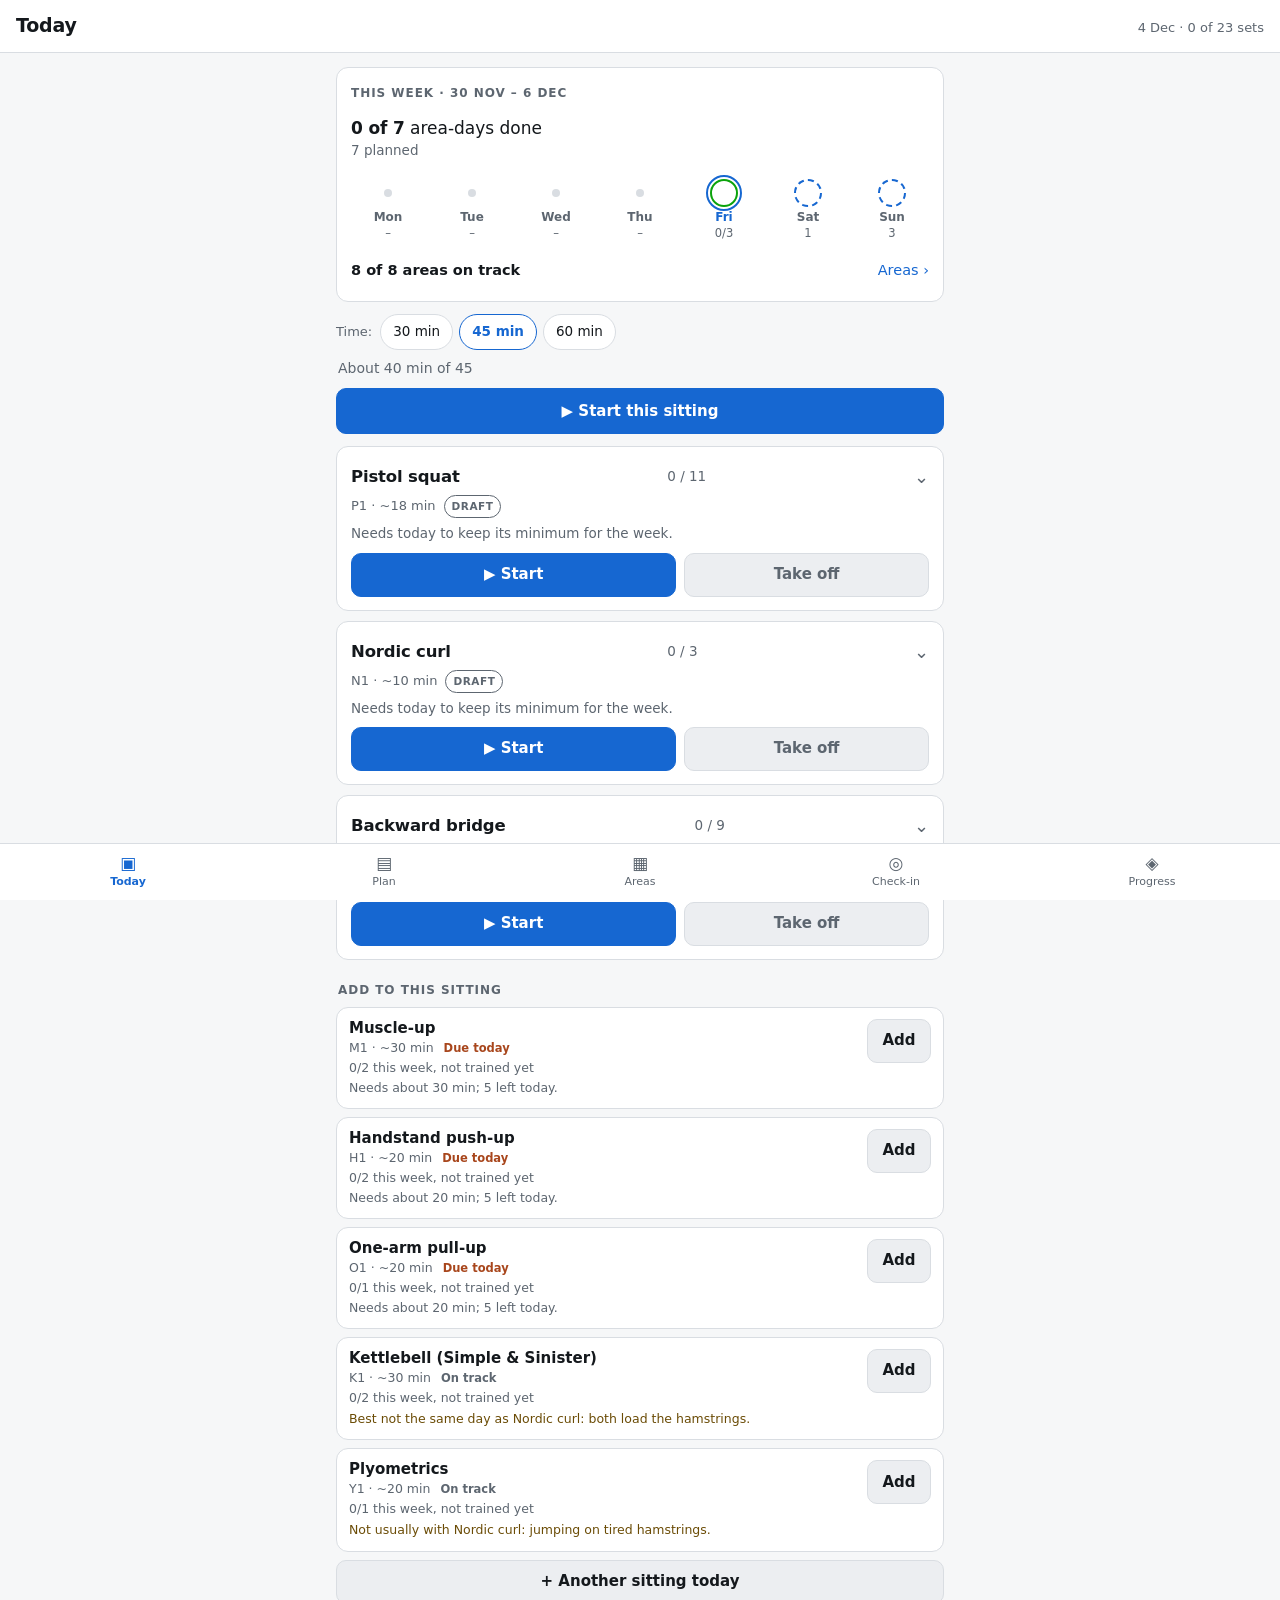
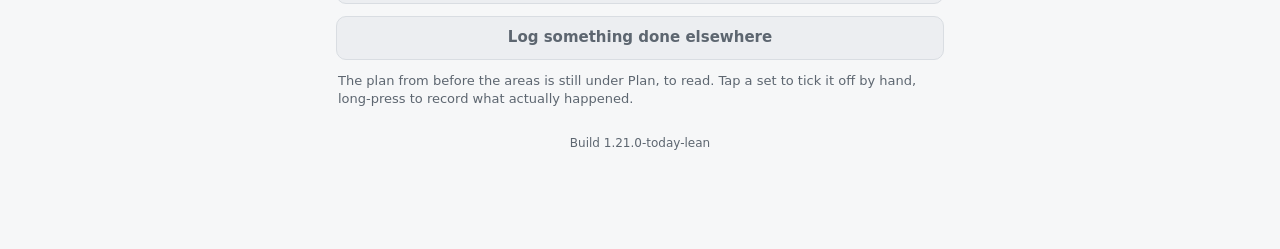
<file: index.html>
<!doctype html>
<html lang="en">
<head>
<meta charset="utf-8">
<meta name="viewport" content="width=device-width, initial-scale=1, viewport-fit=cover">
<title>The Integrated Plan</title>
<meta name="description" content="14-week training block — plan browser and log.">
<meta name="theme-color" content="#111417">
<link rel="manifest" href="manifest.webmanifest">
<link rel="icon" href="icons/icon-192.png">
<link rel="apple-touch-icon" href="icons/icon-192.png">
<link rel="stylesheet" href="style.css">
</head>
<body>

<header class="appbar">
  <h1 id="appbar-title">Plan</h1>
  <span id="appbar-sub" class="appbar-sub"></span>
</header>

<main id="view" class="view" tabindex="-1">
  <p class="loading">Loading plan…</p>
</main>

<nav class="tabbar" aria-label="Main">
  <a href="#/today"    data-tab="today"><span class="tab-ico">▣</span>Today</a>
  <a href="#/plan"     data-tab="plan"><span class="tab-ico">▤</span>Plan</a>
  <a href="#/areas"    data-tab="areas"><span class="tab-ico">▦</span>Areas</a>
  <a href="#/checkin"  data-tab="checkin"><span class="tab-ico">◎</span>Check-in</a>
  <a href="#/progress" data-tab="progress"><span class="tab-ico">◈</span>Progress</a>
</nav>

<script src="app.js"></script>
</body>
</html>
</file>
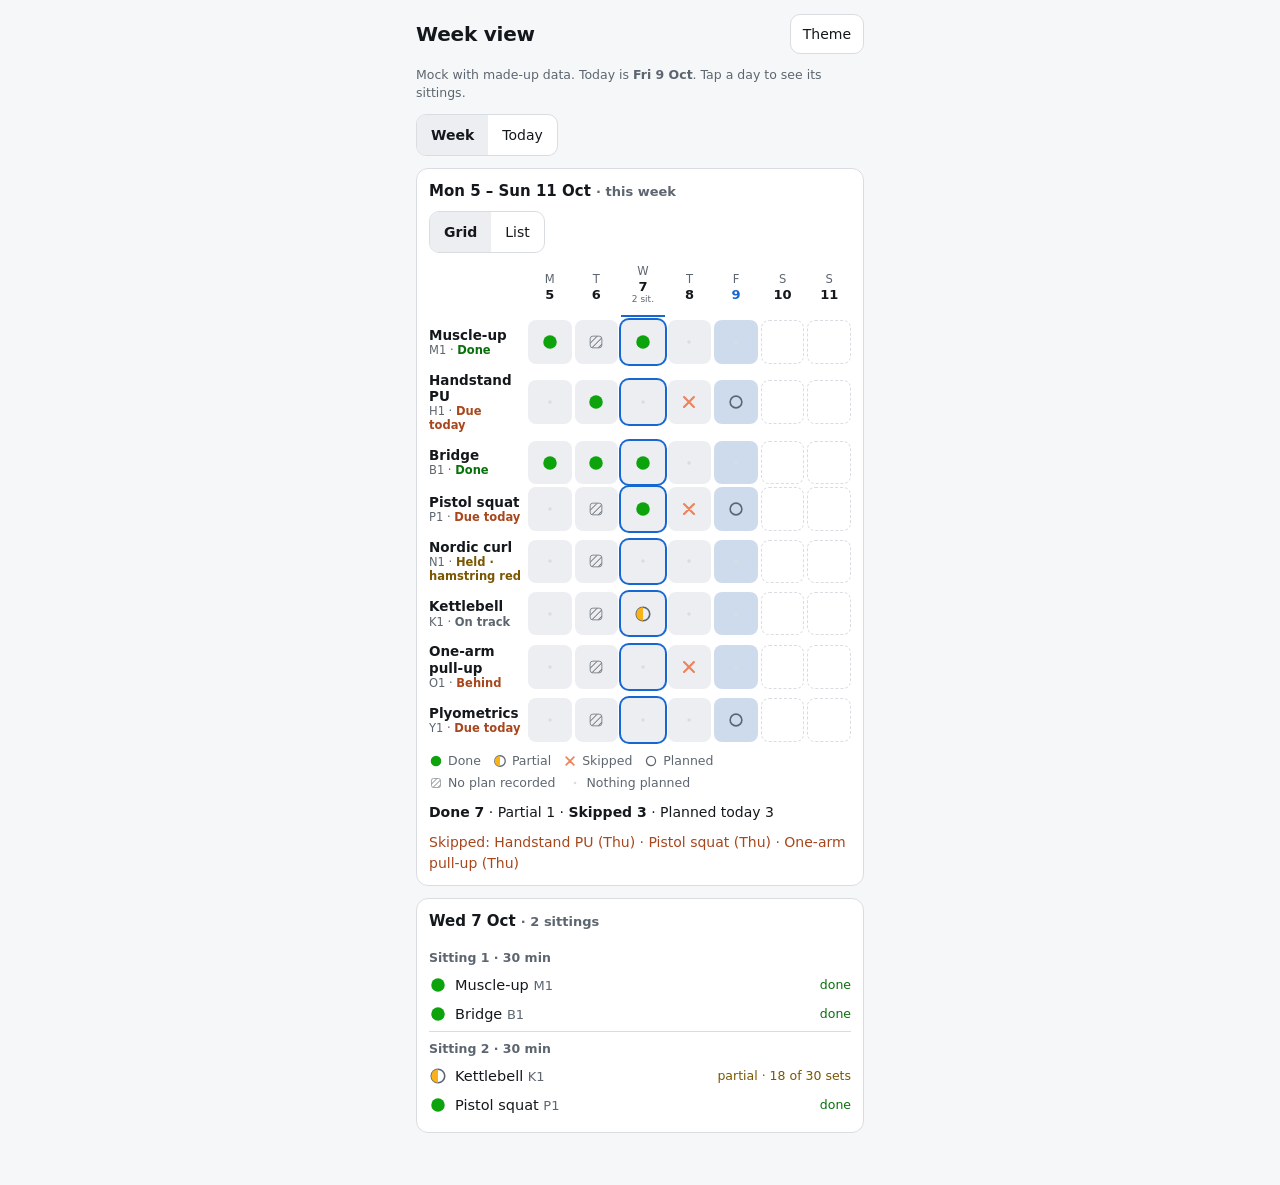
<file: prototype/week-mock.html>
<!doctype html>
<html lang="en">
<head>
<meta charset="utf-8">
<meta name="viewport" content="width=device-width, initial-scale=1, viewport-fit=cover">
<title>Week view mock</title>
<style>
/* MOCK ONLY — illustrative data, not wired to the app. Tokens come from style.css;
   the status colours are the validated "good / warning / serious" steps. State is
   carried by SHAPE (disc, half disc, cross, ring, hatch) as well as colour. */
:root {
  --bg: #f6f7f8; --surface: #ffffff; --surface-2: #eceef1; --line: #d9dde2;
  --text: #14181c; --muted: #5d6670; --accent: #1667d1;
  --good: #0ca30c; --warning: #fab219; --serious: #ec835a;
  --serious-text: #a8461c; --good-text: #08700a; --warn-text: #7a5600;
  color-scheme: light;
}
@media (prefers-color-scheme: dark) {
  :root:where(:not([data-theme="light"])) {
    --bg: #0e1114; --surface: #171b20; --surface-2: #1f252c; --line: #2a3138;
    --text: #e8ecf0; --muted: #94a0ac; --accent: #6aa5f5;
    --serious-text: #f0a182; --good-text: #5cd05c; --warn-text: #f0d79a;
    color-scheme: dark;
  }
}
:root[data-theme="dark"] {
  --bg: #0e1114; --surface: #171b20; --surface-2: #1f252c; --line: #2a3138;
  --text: #e8ecf0; --muted: #94a0ac; --accent: #6aa5f5;
  --serious-text: #f0a182; --good-text: #5cd05c; --warn-text: #f0d79a;
  color-scheme: dark;
}
* { box-sizing: border-box; }
body { margin: 0; background: var(--bg); color: var(--text);
  font: 16px/1.45 system-ui, -apple-system, "Segoe UI", Roboto, sans-serif; }
.wrap { max-width: 480px; margin: 0 auto; padding: 14px 16px 40px; }
h1 { font-size: 20px; margin: 0; letter-spacing: -0.01em; }
.note { font-size: 12.5px; color: var(--muted); margin: 4px 0 12px; }
.bar { display: flex; gap: 8px; align-items: center; margin-bottom: 12px; }
.seg { display: inline-flex; border: 1px solid var(--line); border-radius: 10px; overflow: hidden; background: var(--surface); }
.seg button, .tool { font: inherit; font-size: 14px; color: var(--text); background: none; border: 0;
  padding: 0 14px; min-height: 40px; cursor: pointer; }
.seg button[aria-pressed="true"] { background: var(--surface-2); font-weight: 650; }
.tool { border: 1px solid var(--line); border-radius: 10px; background: var(--surface); margin-left: auto; padding: 0 12px; }
button:focus-visible { outline: 2px solid var(--accent); outline-offset: 2px; }
.card { background: var(--surface); border: 1px solid var(--line); border-radius: 12px; padding: 12px 12px 10px; margin-bottom: 12px; }
.card h2 { font-size: 15px; margin: 0 0 8px; font-weight: 640; }
.sub { font-size: 13px; color: var(--muted); }

/* grid */
.grid { display: grid; grid-template-columns: minmax(96px, 1.7fr) repeat(7, minmax(0, 1fr)); gap: 3px; align-items: center; }
.hd { font-size: 11.5px; color: var(--muted); text-align: center; padding: 4px 0; background: none; border: 0; border-bottom: 2px solid transparent; font-family: inherit; cursor: pointer; line-height: 1.2; }
.hd b { display: block; color: var(--text); font-size: 13px; font-weight: 640; }
.hd.today b { color: var(--accent); }
.hd.sel { border-bottom-color: var(--accent); }
.hd sup { font-size: 9px; }
.lab { padding: 5px 4px 5px 0; min-width: 0; }
.lab .n { font-size: 13.5px; font-weight: 620; line-height: 1.2; }
.lab .s { font-size: 11.5px; color: var(--muted); line-height: 1.25; }
.tag { font-weight: 640; }
.tag.done { color: var(--good-text); } .tag.behind, .tag.due { color: var(--serious-text); } .tag.track { color: var(--muted); } .tag.held { color: var(--warn-text); }
.cell { aspect-ratio: 1; min-height: 32px; display: grid; place-items: center; border: 0; border-radius: 8px; background: var(--surface-2); cursor: pointer; padding: 0; }
.cell.today { background: color-mix(in srgb, var(--accent) 14%, var(--surface-2)); }
.cell.future { background: transparent; border: 1px dashed var(--line); }
.cell.sel { box-shadow: 0 0 0 2px var(--accent); }
.row { display: contents; }
svg.g { width: 18px; height: 18px; display: block; }
.g-done { fill: var(--good); } .g-part { fill: var(--warning); } .g-ring { fill: none; stroke: var(--muted); stroke-width: 1.8; }
.g-x { stroke: var(--serious); stroke-width: 2.4; stroke-linecap: round; } .g-dot { fill: var(--line); }
.g-hatch { fill: url(#hatch); stroke: var(--muted); stroke-width: 1; opacity: .8; }

.legend { display: flex; flex-wrap: wrap; gap: 4px 12px; font-size: 12.5px; color: var(--muted); margin-top: 10px; }
.legend span { display: inline-flex; align-items: center; gap: 5px; }
.legend svg.g { width: 14px; height: 14px; }
.line { font-size: 14px; margin: 10px 0 2px; }
.line b { font-weight: 650; }
.skipped { color: var(--serious-text); }

/* day detail + list */
.sit { border-top: 1px solid var(--line); padding: 8px 0 2px; }
.sit:first-of-type { border-top: 0; }
.sit h3 { font-size: 12.5px; font-weight: 600; color: var(--muted); margin: 0 0 4px; text-transform: none; }
.it { display: flex; align-items: center; gap: 8px; padding: 4px 0; font-size: 14.5px; }
.it .st { margin-left: auto; font-size: 12.5px; color: var(--muted); text-align: right; }
.it .st.x { color: var(--serious-text); } .it .st.p { color: var(--warn-text); } .it .st.d { color: var(--good-text); }
.empty { font-size: 13.5px; color: var(--muted); padding: 6px 0; }
.listday { margin-bottom: 10px; } .listday h3 { font-size: 13.5px; margin: 0 0 2px; color: var(--text); }

/* today */
.chips { display: flex; gap: 6px; align-items: center; flex-wrap: wrap; margin: 4px 0 10px; font-size: 13px; color: var(--muted); }
.chip { font: inherit; font-size: 13.5px; color: var(--text); background: var(--surface); border: 1px solid var(--line); border-radius: 999px; padding: 0 12px; min-height: 36px; cursor: pointer; }
.chip[aria-pressed="true"] { border-color: var(--accent); color: var(--accent); font-weight: 640; }
.tabs { display: flex; gap: 6px; margin-bottom: 8px; flex-wrap: wrap; }
.menu label { display: flex; gap: 10px; align-items: flex-start; padding: 8px 0; border-top: 1px solid var(--line); cursor: pointer; }
.menu label:first-of-type { border-top: 0; }
.menu input { width: 20px; height: 20px; margin-top: 2px; accent-color: var(--accent); flex: none; }
.menu .t { font-size: 15px; font-weight: 620; } .menu .m { font-size: 12.5px; color: var(--muted); }
.menu .r { font-size: 12.5px; color: var(--muted); }
.menu .r.due { color: var(--serious-text); font-weight: 600; }
.total { display: flex; align-items: center; gap: 10px; margin-top: 8px; font-size: 14px; }
.total .over { color: var(--serious-text); font-weight: 650; }
.btn { font: inherit; font-size: 15px; font-weight: 640; border-radius: 10px; min-height: 44px; padding: 0 16px; border: 1px solid var(--line); background: var(--surface); color: var(--text); cursor: pointer; }
.btn.go { background: var(--accent); border-color: var(--accent); color: #fff; }
[hidden] { display: none !important; }
@media (max-width: 380px) { .lab .s { font-size: 11px; } .wrap { padding-left: 12px; padding-right: 12px; } }
</style>
</head>
<body>
<svg width="0" height="0" style="position:absolute" aria-hidden="true"><defs>
  <pattern id="hatch" width="5" height="5" patternUnits="userSpaceOnUse" patternTransform="rotate(45)"><line x1="0" y1="0" x2="0" y2="5" stroke="currentColor" stroke-width="1.4"/></pattern>
</defs></svg>

<div class="wrap">
  <div class="bar">
    <h1>Week view</h1>
    <button class="tool" id="theme" type="button" aria-label="Switch light or dark">Theme</button>
  </div>
  <p class="note">Mock with made-up data. Today is <b>Fri 9 Oct</b>. Tap a day to see its sittings.</p>

  <div class="seg" role="group" aria-label="Screen" style="margin-bottom:12px">
    <button type="button" id="tab-week" aria-pressed="true">Week</button>
    <button type="button" id="tab-today" aria-pressed="false">Today</button>
  </div>

  <section id="week">
    <div class="card">
      <h2>Mon 5 – Sun 11 Oct <span class="sub">· this week</span></h2>
      <div class="seg" role="group" aria-label="View" style="margin-bottom:8px">
        <button type="button" id="v-grid" aria-pressed="true">Grid</button>
        <button type="button" id="v-list" aria-pressed="false">List</button>
      </div>
      <div id="grid" class="grid" role="grid" aria-label="Areas by day"></div>
      <div id="list" hidden></div>
      <div class="legend" id="legend"></div>
      <p class="line" id="sum"></p>
      <p class="line skipped" id="skipline"></p>
    </div>
    <div class="card" id="detail"></div>
  </section>

  <section id="today" hidden>
    <div class="card">
      <h2>Today · Fri 9 Oct</h2>
      <div class="chips" id="chips"></div>
      <div class="tabs" id="tabs"></div>
      <div class="menu" id="menu"></div>
      <div class="total" id="total"></div>
      <div style="display:flex;gap:8px;margin-top:12px;flex-wrap:wrap">
        <button class="btn go" type="button">Start</button>
        <button class="btn" type="button">+ Add area</button>
        <button class="btn" type="button" id="addsit">+ Another sitting today</button>
      </div>
      <p class="sub" style="margin:10px 0 0">Untick anything, or tick something the app advised against. Over time shows as “+N min over”, never as a block.</p>
    </div>
  </section>
</div>

<script>
'use strict';
/* ---- illustrative data (a week in which Thursday went badly) ---- */
var AREAS = [
  { id: 'mu',     name: 'Muscle-up',      stage: 'M1', target: 2, status: ['Done', 'done'] },
  { id: 'hspu',   name: 'Handstand PU',   stage: 'H1', target: 2, status: ['Due today', 'due'] },
  { id: 'bridge', name: 'Bridge',         stage: 'B1', target: 3, status: ['Done', 'done'] },
  { id: 'pistol', name: 'Pistol squat',   stage: 'P1', target: 2, status: ['Due today', 'due'] },
  { id: 'nordic', name: 'Nordic curl',    stage: 'N1', target: 3, status: ['Held · hamstring red', 'held'] },
  { id: 'kb',     name: 'Kettlebell',     stage: 'K1', target: 3, status: ['On track', 'track'] },
  { id: 'oap',    name: 'One-arm pull-up',stage: 'O1', target: 2, status: ['Behind', 'behind'] },
  { id: 'plyo',   name: 'Plyometrics',    stage: 'Y1', target: 2, status: ['Due today', 'due'] }
];
var DAYS = [
  { k: 'M', n: 5,  full: 'Mon 5 Oct',  sittings: [ { min: 45, items: [ ['mu','done'], ['bridge','done'] ] } ] },
  { k: 'T', n: 6,  full: 'Tue 6 Oct',  noplan: true, sittings: [ { min: null, items: [ ['hspu','done'], ['bridge','done'] ] } ] },
  { k: 'W', n: 7,  full: 'Wed 7 Oct',  sittings: [ { min: 30, items: [ ['mu','done'], ['bridge','done'] ] },
                                                     { min: 30, items: [ ['kb','partial','18 of 30 sets'], ['pistol','done'] ] } ] },
  { k: 'T', n: 8,  full: 'Thu 8 Oct',  sittings: [ { min: 60, items: [ ['hspu','skipped','no time'], ['pistol','skipped','no time'], ['oap','skipped','no time'] ] } ] },
  { k: 'F', n: 9,  full: 'Fri 9 Oct',  today: true, sittings: [ { min: 60, items: [ ['hspu','planned'], ['pistol','planned'], ['plyo','planned'] ] } ] },
  { k: 'S', n: 10, full: 'Sat 10 Oct', future: true, sittings: [] },
  { k: 'S', n: 11, full: 'Sun 11 Oct', future: true, sittings: [] }
];
var SEL = 2;   /* Wednesday: two sittings */

function byId(id) { return AREAS.filter(function (a) { return a.id === id; })[0]; }
function el(tag, cls, html) { var e = document.createElement(tag); if (cls) e.className = cls; if (html != null) e.innerHTML = html; return e; }

/* One glyph per state. Shape carries the meaning; colour reinforces it. */
var LABEL = { done: 'done', partial: 'partial', skipped: 'skipped', planned: 'planned', noplan: 'no plan recorded', none: 'nothing planned' };
function glyph(state) {
  var s = '<svg class="g" viewBox="0 0 20 20" aria-hidden="true">';
  if (state === 'done')    s += '<circle class="g-done" cx="10" cy="10" r="7.5"/>';
  if (state === 'partial') s += '<circle class="g-ring" cx="10" cy="10" r="7.5"/><path class="g-part" d="M10 2.5 A7.5 7.5 0 0 0 10 17.5 Z"/>';
  if (state === 'skipped') s += '<path class="g-x" d="M4.5 4.5 L15.5 15.5 M15.5 4.5 L4.5 15.5"/>';
  if (state === 'planned') s += '<circle class="g-ring" cx="10" cy="10" r="6.5"/>';
  if (state === 'noplan')  s += '<rect class="g-hatch" x="3.5" y="3.5" width="13" height="13" rx="3" style="color:var(--muted)"/>';
  if (state === 'none')    s += '<circle class="g-dot" cx="10" cy="10" r="1.9"/>';
  return s + '</svg>';
}
function stateOf(day, area) {
  for (var i = 0; i < day.sittings.length; i++)
    for (var j = 0; j < day.sittings[i].items.length; j++)
      if (day.sittings[i].items[j][0] === area.id) return day.sittings[i].items[j];
  return [area.id, day.noplan ? 'noplan' : 'none'];
}

function drawGrid() {
  var g = document.getElementById('grid'); g.textContent = '';
  g.appendChild(el('div'));
  DAYS.forEach(function (d, i) {
    var b = el('button', 'hd' + (d.today ? ' today' : '') + (i === SEL ? ' sel' : ''),
      d.k + '<b>' + d.n + '</b>' + (d.sittings.length > 1 ? '<sup>' + d.sittings.length + ' sit.</sup>' : ''));
    b.type = 'button'; b.setAttribute('aria-label', d.full + (d.sittings.length > 1 ? ', ' + d.sittings.length + ' sittings' : ''));
    b.addEventListener('click', function () { SEL = i; draw(); });
    g.appendChild(b);
  });
  AREAS.forEach(function (a) {
    var row = el('div', 'row');
    row.appendChild(el('div', 'lab', '<div class="n">' + a.name + '</div><div class="s">' + a.stage + ' · <span class="tag ' + a.status[1] + '">' + a.status[0] + '</span></div>'));
    DAYS.forEach(function (d, i) {
      var st = stateOf(d, a)[1];
      var c = el('button', 'cell' + (d.today ? ' today' : '') + (d.future ? ' future' : '') + (i === SEL ? ' sel' : ''), d.future && st === 'none' ? '' : glyph(st));
      c.type = 'button'; c.setAttribute('aria-label', a.name + ', ' + d.full + ': ' + LABEL[st]);
      c.addEventListener('click', function () { SEL = i; draw(); });
      row.appendChild(c);
    });
    g.appendChild(row);
  });
}

function dayBlock(d) {
  var box = el('div');
  if (!d.sittings.length) { box.appendChild(el('div', 'empty', 'Nothing planned yet. The menu is built when you open the day.')); return box; }
  if (d.noplan) box.appendChild(el('div', 'empty', 'No plan was recorded for this day. These were logged afterwards.'));
  d.sittings.forEach(function (s, i) {
    var sec = el('div', 'sit');
    if (d.sittings.length > 1 || s.min) sec.appendChild(el('h3', '', 'Sitting ' + (i + 1) + (s.min ? ' · ' + s.min + ' min' : '')));
    s.items.forEach(function (it) {
      var a = byId(it[0]), st = it[1], txt = { done: 'done', partial: 'partial', skipped: 'skipped', planned: 'planned' }[st];
      var cls = { done: 'd', partial: 'p', skipped: 'x', planned: '' }[st];
      var row = el('div', 'it', glyph(st) + '<span>' + a.name + ' <span class="sub">' + a.stage + '</span></span><span class="st ' + cls + '">' + txt + (it[2] ? ' · ' + it[2] : '') + '</span>');
      sec.appendChild(row);
    });
    box.appendChild(sec);
  });
  return box;
}

function drawDetail() {
  var d = DAYS[SEL], box = document.getElementById('detail'); box.textContent = '';
  box.appendChild(el('h2', '', d.full + (d.sittings.length > 1 ? ' <span class="sub">· ' + d.sittings.length + ' sittings</span>' : '')));
  box.appendChild(dayBlock(d));
}
function drawList() {
  var l = document.getElementById('list'); l.textContent = '';
  DAYS.forEach(function (d) { var w = el('div', 'listday'); w.appendChild(el('h3', '', d.full + (d.today ? ' · today' : ''))); w.appendChild(dayBlock(d)); l.appendChild(w); });
}
function drawSummary() {
  var n = { done: 0, partial: 0, skipped: 0, planned: 0 }, sk = {};
  DAYS.forEach(function (d) { d.sittings.forEach(function (s) { s.items.forEach(function (it) {
    n[it[1]]++; if (it[1] === 'skipped') (sk[it[0]] = sk[it[0]] || []).push(d.full.split(' ')[0]); }); }); });
  document.getElementById('sum').innerHTML = '<b>Done ' + n.done + '</b> · Partial ' + n.partial + ' · <b>Skipped ' + n.skipped + '</b> · Planned today ' + n.planned;
  var parts = Object.keys(sk).map(function (id) { return byId(id).name + ' (' + sk[id].join(', ') + ')'; });
  document.getElementById('skipline').textContent = parts.length ? 'Skipped: ' + parts.join(' · ') : '';
}
function drawLegend() {
  var lg = document.getElementById('legend'); lg.textContent = '';
  [['done','Done'],['partial','Partial'],['skipped','Skipped'],['planned','Planned'],['noplan','No plan recorded'],['none','Nothing planned']].forEach(function (p) {
    lg.appendChild(el('span', '', glyph(p[0]) + p[1]));
  });
}
function draw() { drawGrid(); drawDetail(); }

/* ---- Today ---- */
var MENU = [
  { min: 60, chips: [30, 45, 60], rows: [
    ['hspu','Handstand push-up','H1',20,true,'1/2 this week, 3 d since last','due'],
    ['pistol','Pistol squat','P1',18,true,'1/2 this week, skipped Thu','due'],
    ['plyo','Plyometrics','Y1',20,true,'0/2 this week','due'],
    ['kb','Kettlebell','K1',30,false,'does not fit today’s 60 min',''],
    ['oap','One-arm pull-up','O1',20,false,'does not fit today’s 60 min',''],
    ['nordic','Nordic curl','N1',10,false,'held: hamstring red until Sat',''],
    ['mu','Muscle-up','M1',30,false,'at weekly target (2/2)',''],
    ['bridge','Backward bridge','B1',12,false,'at weekly target (3/3)','']
  ] }
];
var SITS = [JSON.parse(JSON.stringify(MENU[0]))], CUR = 0;
function drawToday() {
  var s = SITS[CUR];
  var chips = document.getElementById('chips'); chips.textContent = ''; chips.appendChild(el('span', '', 'Time:'));
  [30, 45, 60].forEach(function (m) { var c = el('button', 'chip', m + ' min'); c.type = 'button'; c.setAttribute('aria-pressed', String(s.min === m));
    c.addEventListener('click', function () { s.min = m; drawToday(); }); chips.appendChild(c); });
  var tabs = document.getElementById('tabs'); tabs.textContent = '';
  SITS.forEach(function (x, i) { var t = el('button', 'chip', 'Sitting ' + (i + 1) + ' · ' + x.min + ' min'); t.type = 'button'; t.setAttribute('aria-pressed', String(i === CUR));
    t.addEventListener('click', function () { CUR = i; drawToday(); }); tabs.appendChild(t); });
  var menu = document.getElementById('menu'); menu.textContent = '';
  s.rows.forEach(function (r) {
    var lab = el('label'); var cb = el('input'); cb.type = 'checkbox'; cb.checked = r[4];
    cb.addEventListener('change', function () { r[4] = cb.checked; drawTotal(); });
    var body = el('div', '', '<div class="t">' + r[1] + ' <span class="sub">' + r[2] + ' · ' + r[3] + ' min</span></div><div class="r ' + r[6] + '">' + (r[6] === 'due' ? 'DUE · ' : '') + r[5] + '</div>');
    lab.appendChild(cb); lab.appendChild(body); menu.appendChild(lab);
  });
  drawTotal();
}
function drawTotal() {
  var s = SITS[CUR], t = s.rows.reduce(function (n, r) { return n + (r[4] ? r[3] : 0); }, 0), over = t - s.min;
  document.getElementById('total').innerHTML = '<span>Total <b>' + t + ' min</b> of ' + s.min + '</span>' + (over > 0 ? '<span class="over">+' + over + ' min over</span>' : '');
}
document.getElementById('addsit').addEventListener('click', function () {
  if (SITS.length >= 3) return;
  SITS.push({ min: 30, rows: [
    ['kb','Kettlebell','K1',30,true,'1/3 this week, 2 d since last',''],
    ['oap','One-arm pull-up','O1',20,false,'does not fit alongside kettlebell',''],
    ['mu','Muscle-up','M1',30,false,'at weekly target (2/2)',''],
    ['nordic','Nordic curl','N1',10,false,'held: hamstring red until Sat',''],
    ['hspu','Handstand push-up','H1',20,false,'already in sitting 1',''],
    ['pistol','Pistol squat','P1',18,false,'already in sitting 1',''],
    ['plyo','Plyometrics','Y1',20,false,'already in sitting 1','']
  ] });
  CUR = SITS.length - 1; drawToday();
});

/* ---- chrome ---- */
function press(a, b, on) { a.setAttribute('aria-pressed', String(on)); b.setAttribute('aria-pressed', String(!on)); }
var tw = document.getElementById('tab-week'), tt = document.getElementById('tab-today');
tw.addEventListener('click', function () { press(tw, tt, true); document.getElementById('week').hidden = false; document.getElementById('today').hidden = true; });
tt.addEventListener('click', function () { press(tt, tw, true); document.getElementById('week').hidden = true; document.getElementById('today').hidden = false; });
var vg = document.getElementById('v-grid'), vl = document.getElementById('v-list');
vg.addEventListener('click', function () { press(vg, vl, true); document.getElementById('grid').hidden = false; document.getElementById('list').hidden = true; });
vl.addEventListener('click', function () { press(vl, vg, true); document.getElementById('grid').hidden = true; document.getElementById('list').hidden = false; });
document.getElementById('theme').addEventListener('click', function () {
  var r = document.documentElement, cur = r.getAttribute('data-theme');
  r.setAttribute('data-theme', cur === 'dark' ? 'light' : 'dark');
});
var q = location.search.match(/theme=(light|dark)/); if (q) document.documentElement.setAttribute('data-theme', q[1]);
var v = location.search.match(/view=(today|list)/);
drawLegend(); draw(); drawSummary(); drawList(); drawToday();
if (v && v[1] === 'today') tt.click(); if (v && v[1] === 'list') vl.click();
</script>
</body>
</html>
</file>
<file: style.css>
/* The Integrated Plan — Milestone 1
   Phone-first. Dark mode via prefers-color-scheme only, no toggle. */

:root {
  --bg:        #f6f7f8;
  --surface:   #ffffff;
  --surface-2: #eceef1;
  --line:      #d9dde2;
  --text:      #14181c;
  --muted:     #5d6670;
  --accent:    #1667d1;
  --mu:        #7b3fd4;   /* muscle-up sessions */
  --ten:       #0a7a5a;   /* tendon sessions   */
  --test:      #c2410c;   /* test days         */
  --rest:      #6b7280;   /* rest days         */
  --warn-bg:   #fff4d6;
  --warn-line: #e0b34d;
  --warn-text: #6b4c06;
  --good: #0ca30c;      /* status steps: never themed */
  --warning: #fab219;
  --serious: #ec835a;
  --good-text: #08700a;
  --serious-text: #a8461c;
  --tap: 44px;
  --tabbar-h: 57px;   /* 56px of link + its 1px top border */
}

@media (prefers-color-scheme: dark) {
  :root {
    --bg:        #0e1114;
    --surface:   #171b20;
    --surface-2: #1f252c;
    --line:      #2a3138;
    --text:      #e8ecf0;
    --muted:     #94a0ac;
    --accent:    #6aa5f5;
    --mu:        #b18bf0;
    --ten:       #45c39b;
    --test:      #f59264;
    --rest:      #8b95a1;
    --warn-bg:   #2e2611;
    --warn-line: #7a6320;
    --warn-text: #f0d79a;
    --good-text: #5cd05c;
    --serious-text: #f0a182;
  }
}

* { box-sizing: border-box; }

html { -webkit-text-size-adjust: 100%; }

body {
  margin: 0;
  background: var(--bg);
  color: var(--text);
  font: 16px/1.45 system-ui, -apple-system, "Segoe UI", Roboto, sans-serif;
  overscroll-behavior-y: contain;
}

/* ---------- app bar ---------- */

.appbar {
  position: sticky;
  top: 0;
  z-index: 10;
  display: flex;
  align-items: baseline;
  gap: 10px;
  padding: calc(env(safe-area-inset-top) + 12px) 16px 12px;
  background: var(--surface);
  border-bottom: 1px solid var(--line);
}

.appbar h1 {
  margin: 0;
  font-size: 19px;
  font-weight: 650;
  letter-spacing: -0.01em;
}

.appbar-sub {
  font-size: 13px;
  color: var(--muted);
  margin-left: auto;
  text-align: right;
}

/* ---------- layout ---------- */

.view {
  padding: 14px 16px calc(var(--tap) + 40px + env(safe-area-inset-bottom));
  max-width: 640px;
  margin: 0 auto;
  outline: none;
}

.loading, .empty {
  color: var(--muted);
  text-align: center;
  padding: 40px 0;
}

.section-label {
  font-size: 12px;
  font-weight: 700;
  letter-spacing: 0.08em;
  text-transform: uppercase;
  color: var(--muted);
  margin: 22px 2px 8px;
}
.section-label:first-child { margin-top: 4px; }

/* ---------- back link ---------- */

.back {
  display: inline-flex;
  align-items: center;
  min-height: var(--tap);
  color: var(--accent);
  text-decoration: none;
  font-size: 15px;
  margin: -8px 0 6px;
}

/* ---------- cards ---------- */

.card {
  display: block;
  background: var(--surface);
  border: 1px solid var(--line);
  border-radius: 12px;
  padding: 13px 14px;
  margin-bottom: 10px;
  color: inherit;
  text-decoration: none;
}

a.card:active { background: var(--surface-2); }

.card-top {
  display: flex;
  align-items: center;
  gap: 8px;
}

.card-title {
  font-size: 16px;
  font-weight: 620;
  letter-spacing: -0.01em;
}

.card-sub {
  font-size: 13.5px;
  color: var(--muted);
  margin-top: 3px;
}

.chev { margin-left: auto; color: var(--muted); font-size: 18px; }

.card.is-now { border-color: var(--accent); box-shadow: inset 3px 0 0 var(--accent); }

/* ---------- badges ---------- */

.badges { display: flex; flex-wrap: wrap; gap: 6px; margin-left: auto; }

.badge {
  font-size: 10.5px;
  font-weight: 700;
  letter-spacing: 0.05em;
  text-transform: uppercase;
  padding: 3px 7px;
  border-radius: 999px;
  border: 1px solid currentColor;
  color: var(--muted);
  white-space: nowrap;
}

.badge-mu   { color: var(--mu); }
.badge-ten  { color: var(--ten); }
.badge-test { color: var(--test); }
.badge-rest { color: var(--rest); }
.badge-now  { color: var(--accent); background: var(--surface-2); }
.badge-solid-test { color: #fff; background: var(--test); border-color: var(--test); }

/* ---------- dot: session tag colour ---------- */

.dot {
  width: 9px;
  height: 9px;
  border-radius: 50%;
  flex: 0 0 auto;
  background: var(--muted);
}
.dot-mu   { background: var(--mu); }
.dot-ten  { background: var(--ten); }
.dot-test { background: var(--test); }
.dot-rest { background: var(--rest); }

/* ---------- callouts ---------- */

.callout {
  border: 1px solid var(--warn-line);
  background: var(--warn-bg);
  color: var(--warn-text);
  border-radius: 10px;
  padding: 10px 12px;
  margin-bottom: 12px;
  font-size: 14px;
}

.callout strong { display: block; font-size: 12px; letter-spacing: 0.06em; text-transform: uppercase; margin-bottom: 3px; }

.callout-checkpoint { border-color: var(--test); background: transparent; color: var(--text); }
.callout-checkpoint strong { color: var(--test); }

/* ---------- session detail ---------- */

.session-head { margin-bottom: 14px; }
.session-head h2 { margin: 2px 0 4px; font-size: 21px; line-height: 1.25; letter-spacing: -0.02em; }
.session-head .meta { font-size: 13.5px; color: var(--muted); }

.ex { border: 1px solid var(--line); background: var(--surface); border-radius: 12px; padding: 13px 14px; margin-bottom: 10px; }
.ex-name { font-size: 16px; font-weight: 620; letter-spacing: -0.01em; }
.ex-spec { margin-top: 5px; font-size: 15px; font-variant-numeric: tabular-nums; }
.ex-spec .load { font-weight: 650; }
.ex-spec .sep { color: var(--muted); padding: 0 6px; }
.ex-spec .rest { color: var(--muted); }
.ex-tempo { margin-top: 3px; font-size: 13.5px; color: var(--muted); }
.ex-cue { margin-top: 8px; font-size: 14px; color: var(--muted); }
.ex-note { margin-top: 9px; font-size: 13.5px; border-left: 3px solid var(--warn-line); background: var(--warn-bg); color: var(--warn-text); padding: 7px 10px; border-radius: 0 8px 8px 0; }

/* ---------- placeholder screens ---------- */

.stub { text-align: center; padding: 48px 12px; }
.stub h2 { margin: 0 0 8px; font-size: 20px; }
.stub p { color: var(--muted); margin: 0 auto 6px; max-width: 34ch; font-size: 14.5px; }
.stub .ms { display: inline-block; margin-top: 14px; font-size: 12px; letter-spacing: 0.06em; text-transform: uppercase; color: var(--muted); border: 1px solid var(--line); border-radius: 999px; padding: 5px 11px; }

.buildline { text-align: center; color: var(--muted); font-size: 12px; margin-top: 26px; font-variant-numeric: tabular-nums; }

/* ---------- tab bar ---------- */

.tabbar {
  position: fixed;
  left: 0; right: 0; bottom: 0;
  z-index: 10;
  display: grid;
  grid-template-columns: repeat(5, 1fr);
  background: var(--surface);
  border-top: 1px solid var(--line);
  padding-bottom: env(safe-area-inset-bottom);
}

.tabbar a {
  display: flex;
  flex-direction: column;
  align-items: center;
  justify-content: center;
  gap: 2px;
  min-height: calc(var(--tabbar-h) - 1px);
  font-size: 11px;
  text-decoration: none;
  color: var(--muted);
  -webkit-tap-highlight-color: transparent;
}

.tabbar a[aria-current="page"] { color: var(--accent); font-weight: 600; }
.tab-ico { font-size: 17px; line-height: 1; }

/* ---------- set chips (Milestone 2) ---------- */

.chips {
  display: flex;
  flex-wrap: wrap;
  gap: 8px;
  margin-top: 11px;
}

.chip {
  position: relative;
  min-width: 46px;
  min-height: var(--tap);
  padding: 0 10px;
  border: 1.5px solid var(--line);
  border-radius: 10px;
  background: var(--surface-2);
  color: var(--text);
  font: inherit;
  font-size: 16px;
  font-weight: 600;
  font-variant-numeric: tabular-nums;
  cursor: pointer;
  /* a long-press must not select text or pop the Android context menu */
  touch-action: manipulation;
  user-select: none;
  -webkit-user-select: none;
  -webkit-touch-callout: none;
  -webkit-tap-highlight-color: transparent;
}

.chip:active { transform: scale(0.94); }

.chip.is-done {
  background: var(--accent);
  border-color: var(--accent);
  color: #fff;
}

/* a set logged with its own load/reps/RPE */
.chip.has-detail::after {
  content: "";
  position: absolute;
  top: 5px;
  right: 5px;
  width: 6px;
  height: 6px;
  border-radius: 50%;
  background: currentColor;
  opacity: 0.85;
}

.chips.is-locked .chip { opacity: 0.75; cursor: default; }
.chips.is-locked .chip:active { transform: none; }

.ex-logged { margin-top: 8px; font-size: 13px; color: var(--muted); font-variant-numeric: tabular-nums; }
.ex-logged div + div { margin-top: 2px; }

.hint {
  margin: 0 2px 14px;
  font-size: 13px;
  color: var(--muted);
}

/* ---------- long-press sheet ---------- */

.sheet-backdrop {
  position: fixed;
  inset: 0;
  z-index: 20;
  background: rgba(0, 0, 0, 0.55);
  display: flex;
  align-items: flex-end;
  justify-content: center;
}

.sheet {
  width: 100%;
  max-width: 640px;
  background: var(--surface);
  border-radius: 16px 16px 0 0;
  padding: 18px 16px calc(18px + env(safe-area-inset-bottom));
  border-top: 1px solid var(--line);
}

.sheet h3 { margin: 0; font-size: 17px; line-height: 1.3; letter-spacing: -0.01em; }
.sheet-sub { margin: 4px 0 14px; font-size: 13px; color: var(--muted); }
.sheet-error { margin: 2px 0 10px; font-size: 13.5px; line-height: 1.35; color: var(--serious-text); }
.sheet-error:empty { display: none; }

.field {
  display: flex;
  align-items: center;
  gap: 12px;
  margin-bottom: 10px;
}

.field > span { flex: 0 0 96px; font-size: 14.5px; color: var(--muted); }

.field input {
  flex: 1;
  min-height: var(--tap);
  padding: 0 12px;
  border: 1px solid var(--line);
  border-radius: 10px;
  background: var(--bg);
  color: var(--text);
  font: inherit;
  font-size: 16px;            /* 16px or Android zooms on focus */
  font-variant-numeric: tabular-nums;
}

.field input:focus { outline: 2px solid var(--accent); outline-offset: -1px; }
.field input[aria-invalid="true"], .field input[aria-invalid="true"]:focus { outline: 2px solid var(--serious); outline-offset: -1px; }

.sheet-actions { display: flex; gap: 8px; margin-top: 16px; }

.btn {
  flex: 1;
  min-height: var(--tap);
  border-radius: 10px;
  border: 1px solid var(--line);
  background: var(--surface-2);
  color: var(--text);
  font: inherit;
  font-size: 15px;
  font-weight: 600;
  cursor: pointer;
}

.btn-go { background: var(--accent); border-color: var(--accent); color: #fff; flex: 1.4; }
.btn-quiet { color: var(--muted); }

/* ---------- toast ---------- */

.toast {
  position: fixed;
  left: 16px;
  right: 16px;
  bottom: calc(var(--tap) + 28px + env(safe-area-inset-bottom));
  z-index: 30;
  margin: 0 auto;
  max-width: 480px;
  background: var(--text);
  color: var(--bg);
  border-radius: 10px;
  padding: 11px 14px;
  font-size: 14px;
  text-align: center;
}

/* ---------- baselines (Milestone 3) ---------- */

.kv {
  background: var(--surface);
  border: 1px solid var(--line);
  border-radius: 12px;
  overflow: hidden;
  margin-bottom: 12px;
}

.kv-row {
  display: flex;
  align-items: baseline;
  gap: 12px;
  padding: 11px 14px;
  border-bottom: 1px solid var(--line);
}

.kv-row:last-child { border-bottom: none; }

.kv-key { flex: 1; font-size: 14.5px; color: var(--muted); }

.kv-val {
  font-size: 15.5px;
  font-weight: 650;
  font-variant-numeric: tabular-nums;
  white-space: nowrap;
}

.kv-preview .kv-val { color: var(--accent); }

.btn-block { display: block; width: 100%; flex: none; margin-bottom: 12px; }

.callout-due { border-color: var(--test); background: transparent; color: var(--text); }
.callout-due strong { color: var(--test); }

.linkbtn {
  flex: none;
  white-space: nowrap;
  margin-left: auto;
  border: 0;
  background: none;
  color: var(--muted);
  font: inherit;
  font-size: 13.5px;
  min-height: var(--tap);
  padding: 0 2px;
  cursor: pointer;
}

.hist .card-sub { font-variant-numeric: tabular-nums; }

/* a load that cannot be resolved yet — tap it to go and fix that */
.load-missing {
  color: var(--test);
  text-decoration: underline;
  text-underline-offset: 2px;
}

.sheet select {
  flex: 1;
  min-height: var(--tap);
  padding: 0 10px;
  border: 1px solid var(--line);
  border-radius: 10px;
  background: var(--bg);
  color: var(--text);
  font: inherit;
  font-size: 16px;
}

/* ---------- backup (Milestone 7) ---------- */

.visually-hidden {
  position: absolute;
  width: 1px;
  height: 1px;
  padding: 0;
  margin: -1px;
  overflow: hidden;
  clip: rect(0 0 0 0);
  white-space: nowrap;
  border: 0;
}

/* overdue-backup dot on the Progress tab */
.tabbar a[data-badge] .tab-ico { position: relative; }

.tabbar a[data-badge] .tab-ico::after {
  content: "";
  position: absolute;
  top: -2px;
  right: -6px;
  width: 7px;
  height: 7px;
  border-radius: 50%;
  background: var(--test);
}

/* ---------- rest timer (Milestone 4) ---------- */

.restbar {
  position: fixed;
  left: 0;
  right: 0;
  bottom: calc(var(--tabbar-h) + env(safe-area-inset-bottom));
  z-index: 15;
  display: flex;
  align-items: center;
  gap: 10px;
  padding: 10px 12px;
  background: var(--accent);
  color: #fff;
  border-top: 1px solid var(--accent);
}

.restbar-main { flex: 1; min-width: 0; }

.restbar-time {
  font-size: 26px;
  font-weight: 700;
  line-height: 1.1;
  font-variant-numeric: tabular-nums;
  letter-spacing: -0.02em;
}

.restbar-label {
  font-size: 12.5px;
  opacity: 0.85;
  white-space: nowrap;
  overflow: hidden;
  text-overflow: ellipsis;
}

.restbar-btn {
  flex: 0 0 auto;
  min-width: var(--tap);
  min-height: var(--tap);
  padding: 0 12px;
  border: 1px solid rgba(255, 255, 255, 0.45);
  border-radius: 10px;
  background: rgba(255, 255, 255, 0.14);
  color: #fff;
  font: inherit;
  font-size: 15px;
  font-weight: 650;
  cursor: pointer;
  -webkit-tap-highlight-color: transparent;
}

.restbar-btn:active { background: rgba(255, 255, 255, 0.28); }
.restbar-close { padding: 0; font-size: 18px; }

/* time's up */
.restbar.is-done {
  background: var(--ten);
  border-top-color: var(--ten);
  animation: restdone 0.9s ease-in-out 3;
}

.restbar.is-done .restbar-time { font-size: 22px; }

@keyframes restdone {
  0%, 100% { filter: brightness(1); }
  50%      { filter: brightness(1.35); }
}

@media (prefers-reduced-motion: reduce) {
  .restbar.is-done { animation: none; }
}

/* keep the last card clear of the bar */
body.has-rest .view { padding-bottom: calc(var(--tap) + 116px + env(safe-area-inset-bottom)); }

/* ---------- check-in (Milestone 5) ---------- */

.slider-block { margin-bottom: 14px; }

.slider-head {
  display: flex;
  align-items: baseline;
  gap: 10px;
  margin-bottom: 4px;
}

.slider-label { flex: 1; font-size: 15px; }

.slider-val {
  font-size: 17px;
  font-weight: 700;
  font-variant-numeric: tabular-nums;
  min-width: 2ch;
  text-align: right;
}

.slider {
  -webkit-appearance: none;
  appearance: none;
  width: 100%;
  height: var(--tap);
  background: transparent;
  margin: 0;
  cursor: pointer;
}

.slider::-webkit-slider-runnable-track {
  height: 6px;
  border-radius: 3px;
  background: var(--surface-2);
  border: 1px solid var(--line);
}

.slider::-webkit-slider-thumb {
  -webkit-appearance: none;
  appearance: none;
  width: 28px;
  height: 28px;
  margin-top: -12px;
  border-radius: 50%;
  background: var(--accent);
  border: 2px solid var(--surface);
  box-shadow: 0 1px 3px rgba(0, 0, 0, 0.35);
}

.slider::-moz-range-track {
  height: 6px;
  border-radius: 3px;
  background: var(--surface-2);
  border: 1px solid var(--line);
}

.slider::-moz-range-thumb {
  width: 26px;
  height: 26px;
  border-radius: 50%;
  background: var(--accent);
  border: 2px solid var(--surface);
}

/* ---------- segmented stiffness picker ---------- */

.seg {
  display: grid;
  grid-template-columns: repeat(2, 1fr);
  gap: 8px;
  margin-bottom: 4px;
}

.seg-btn {
  min-height: var(--tap);
  padding: 0 8px;
  border: 1.5px solid var(--line);
  border-radius: 10px;
  background: var(--surface);
  color: var(--text);
  font: inherit;
  font-size: 14.5px;
  font-weight: 600;
  cursor: pointer;
  -webkit-tap-highlight-color: transparent;
}

.seg-btn.is-on { background: var(--accent); border-color: var(--accent); color: #fff; }

.note {
  width: 100%;
  min-height: 72px;
  padding: 10px 12px;
  border: 1px solid var(--line);
  border-radius: 10px;
  background: var(--surface);
  color: var(--text);
  font: inherit;
  font-size: 16px;          /* 16px or Android zooms on focus */
  resize: vertical;
  margin-bottom: 4px;
}

.note:focus { outline: 2px solid var(--accent); outline-offset: -1px; }

/* ---------- the verdict ---------- */

.verdict {
  border: 1px solid var(--line);
  border-left: 4px solid var(--muted);
  border-radius: 12px;
  background: var(--surface);
  padding: 13px 14px;
  margin-bottom: 14px;
}

.verdict-green { border-left-color: var(--ten); }
.verdict-amber { border-left-color: var(--warn-line); }
.verdict-red   { border-left-color: var(--test); }

.verdict-state {
  font-size: 12px;
  font-weight: 800;
  letter-spacing: 0.1em;
  text-transform: uppercase;
}

.verdict-green .verdict-state { color: var(--ten); }
.verdict-amber .verdict-state { color: var(--warn-line); }
.verdict-red   .verdict-state { color: var(--test); }

.verdict-action { margin-top: 4px; font-size: 15px; line-height: 1.4; }

.verdict-areas { margin-top: 11px; border-top: 1px solid var(--line); padding-top: 9px; }

.verdict-row {
  display: flex;
  align-items: center;
  gap: 8px;
  padding: 3px 0;
  font-size: 14px;
}

.verdict-area { flex: 0 0 auto; color: var(--muted); }

.verdict-tracks {
  margin-left: auto;
  font-size: 12.5px;
  color: var(--muted);
  text-align: right;
}

.verdict-flag {
  margin-top: 10px;
  padding: 9px 11px;
  border-radius: 8px;
  background: var(--warn-bg);
  color: var(--warn-text);
  border: 1px solid var(--warn-line);
  font-size: 13.5px;
  line-height: 1.4;
}

/* traffic light dots reuse the shared .dot */
.dot-green { background: var(--ten); }
.dot-amber { background: var(--warn-line); }
.dot-red   { background: var(--test); }

.badge-green { color: var(--ten); }
.badge-amber { color: var(--warn-line); }
.badge-red   { color: var(--test); }

.card-note { font-style: italic; margin-top: 2px; }

/* ---------- HOLD gating (Milestone 6) ---------- */

.ex-head {
  display: flex;
  align-items: flex-start;
  gap: 10px;
}

.ex-head .ex-name { flex: 1; min-width: 0; }

.badge-hold {
  flex: 0 0 auto;
  margin-top: 1px;
  color: #fff;
  background: var(--warn-line);
  border-color: var(--warn-line);
  letter-spacing: 0.09em;
}

.ex.is-held { border-color: var(--warn-line); }

/* last week's number, not this week's scheduled rise */
.load-held { color: var(--warn-text); }

@media (prefers-color-scheme: dark) {
  :root:not([data-theme="light"]) .load-held { color: var(--warn-line); }
}

.callout-red {
  border-color: var(--test);
  background: transparent;
  color: var(--text);
}

.callout-red strong { color: var(--test); }

.callout-list {
  margin-top: 7px;
  font-size: 13px;
  opacity: 0.9;
}

/* ---------- charts (Milestone 8) ---------- */

.chart-card {
  background: var(--surface);
  border: 1px solid var(--line);
  border-radius: 12px;
  padding: 12px 12px 6px;
  margin-bottom: 10px;
}

.chart-head {
  display: flex;
  align-items: baseline;
  gap: 10px;
  margin-bottom: 2px;
}

.chart-title { font-size: 15px; font-weight: 650; }

.chart-delta {
  margin-left: auto;
  font-size: 13px;
  font-weight: 650;
  font-variant-numeric: tabular-nums;
  color: var(--accent);
}

.chart { display: block; width: 100%; height: auto; overflow: visible; }

.ch-grid   { stroke: var(--line); stroke-width: 1; }
.ch-recal  { stroke: var(--test); stroke-width: 1; stroke-dasharray: 3 3; opacity: 0.6; }
.ch-line   { fill: none; stroke: var(--accent); stroke-width: 2; stroke-linejoin: round; stroke-linecap: round; }
.ch-dot    { fill: var(--surface); stroke: var(--accent); stroke-width: 1.6; }
.ch-actual { fill: var(--ten); stroke: var(--surface); stroke-width: 1.2; }

.ch-ytick, .ch-xtick {
  fill: var(--muted);
  font-size: 9px;
  font-family: system-ui, sans-serif;
}

.chart-key { font-size: 11.5px; color: var(--muted); padding: 2px 0 6px; }

.kv-quiet { font-weight: 400; color: var(--muted); font-size: 13.5px; white-space: normal; text-align: right; }

.chart-sub {
  font-size: 12px;
  color: var(--muted);
  margin-bottom: 4px;
  line-height: 1.35;
}

/* ---------- install diagnostics ---------- */

.kv-ok  { color: var(--ten); font-weight: 600; font-size: 13.5px; white-space: normal; text-align: right; }
.kv-bad { color: var(--test); font-weight: 600; font-size: 13.5px; white-space: normal; text-align: right; }

/* ---------- session runner (Milestone 9) ---------- */

.btn-start { text-align: center; line-height: var(--tap); text-decoration: none; }

.ex-run {
  flex: 0 0 auto;
  display: flex;
  align-items: center;
  justify-content: center;
  width: var(--tap);
  height: var(--tap);
  margin: -10px -6px -10px 0;
  color: var(--accent);
  text-decoration: none;
  font-size: 15px;
  -webkit-tap-highlight-color: transparent;
}

/* the runner owns the screen */
body.in-run { overflow: hidden; }
body.in-run .tabbar,
body.in-run .appbar,
body.in-run .view,
body.in-run .restbar { display: none; }

.runner {
  position: fixed;
  inset: 0;
  z-index: 25;
  display: flex;
  flex-direction: column;
  background: var(--bg);
  padding: env(safe-area-inset-top) 0 env(safe-area-inset-bottom);
}

.run-top {
  display: flex;
  align-items: center;
  gap: 10px;
  padding: 8px 12px;
  border-bottom: 1px solid var(--line);
}

.run-back {
  flex: 0 0 auto;
  width: var(--tap);
  height: var(--tap);
  border: 0;
  background: none;
  color: var(--accent);
  font-size: 30px;
  line-height: 1;
  cursor: pointer;
  -webkit-tap-highlight-color: transparent;
}

.run-crumb { flex: 1; min-width: 0; }
.run-crumb-week { font-size: 11px; letter-spacing: 0.07em; text-transform: uppercase; color: var(--muted); }
.run-crumb-name { font-size: 13.5px; white-space: nowrap; overflow: hidden; text-overflow: ellipsis; }

.run-pos {
  flex: 0 0 auto;
  font-size: 13px;
  font-variant-numeric: tabular-nums;
  color: var(--muted);
}

.run-body {
  flex: 1;
  display: flex;
  flex-direction: column;
  align-items: center;
  justify-content: center;
  gap: 4px;
  padding: 12px 20px 20px;
  text-align: center;
  overflow-y: auto;
}

.run-ex {
  font-size: 24px;
  font-weight: 680;
  line-height: 1.2;
  letter-spacing: -0.02em;
  max-width: 18ch;
}

.run-setline { font-size: 14px; color: var(--muted); margin-bottom: 8px; }

.run-target { display: flex; flex-direction: column; align-items: center; gap: 4px; }

.run-load {
  font-size: 34px;
  font-weight: 750;
  font-variant-numeric: tabular-nums;
  letter-spacing: -0.03em;
}

.run-reps { font-size: 19px; color: var(--muted); font-variant-numeric: tabular-nums; }

/* editable duration, before the set starts */
.run-dur { display: flex; align-items: center; gap: 14px; }

.run-step {
  width: var(--tap);
  height: var(--tap);
  border: 1.5px solid var(--line);
  border-radius: 50%;
  background: var(--surface);
  color: var(--text);
  font: inherit;
  font-size: 22px;
  line-height: 1;
  cursor: pointer;
  -webkit-tap-highlight-color: transparent;
}

.run-dur-val {
  font-size: 34px;
  font-weight: 750;
  font-variant-numeric: tabular-nums;
  min-width: 3.5ch;
}

/* the counting number */
.run-big {
  font-size: 68px;
  font-weight: 750;
  line-height: 1.05;
  font-variant-numeric: tabular-nums;
  letter-spacing: -0.04em;
  margin: 6px 0 0;
}

.run-big.is-rest { color: var(--accent); }

.run-hint { font-size: 12.5px; letter-spacing: 0.06em; text-transform: uppercase; color: var(--muted); }

.run-action {
  width: 100%;
  max-width: 340px;
  min-height: 68px;
  margin: 18px 0 10px;
  border: 0;
  border-radius: 14px;
  background: var(--accent);
  color: #fff;
  font: inherit;
  font-size: 19px;
  font-weight: 700;
  cursor: pointer;
  -webkit-tap-highlight-color: transparent;
}

.run-action:active { transform: scale(0.98); }

.run-action.is-quiet {
  background: var(--surface);
  color: var(--muted);
  border: 1.5px solid var(--line);
  min-height: 54px;
  font-size: 16px;
}

.run-dots { display: flex; gap: 8px; margin-bottom: 4px; }

.run-dot {
  width: 11px;
  height: 11px;
  border-radius: 50%;
  border: 1.5px solid var(--line);
}

.run-dot.is-done { background: var(--accent); border-color: var(--accent); }
.run-dot.is-now { border-color: var(--accent); border-width: 2.5px; }

.run-tempo { font-size: 13.5px; color: var(--muted); }
.run-cue { font-size: 13.5px; color: var(--muted); max-width: 32ch; line-height: 1.45; margin-top: 6px; }

.run-links { display: flex; gap: 6px; margin-top: 14px; flex-wrap: wrap; justify-content: center; }

.run-link {
  min-height: var(--tap);
  padding: 0 12px;
  border: 0;
  background: none;
  color: var(--muted);
  font: inherit;
  font-size: 13.5px;
  text-decoration: underline;
  text-underline-offset: 3px;
  cursor: pointer;
}

.run-done .run-big { color: var(--accent); }

/* short phones: shrink the giant numbers rather than scroll */
@media (max-height: 700px) {
  .run-ex { font-size: 20px; }
  .run-big { font-size: 54px; }
  .run-load, .run-dur-val { font-size: 28px; }
  .run-action { min-height: 60px; margin-top: 12px; }
}

/* ---------- rescheduling (Milestone 10) ---------- */

.btn-move { margin-bottom: 12px; color: var(--muted); }

.picklist { max-height: 46vh; overflow-y: auto; margin: 0 -2px 4px; padding: 0 2px; }

.pick {
  display: block;
  width: 100%;
  text-align: left;
  font: inherit;
  cursor: pointer;
}

.pick:active { background: var(--surface-2); }

.sheet .btn-block { margin-top: 8px; margin-bottom: 0; }

/* ---------- Areas (Milestone 11) ---------- */

.wk-head { display: flex; align-items: center; gap: 4px; margin-bottom: 8px; }
.wk-title { flex: 1; text-align: center; display: flex; flex-direction: column; }
.wk-nav {
  width: var(--tap); height: var(--tap);
  font: inherit; font-size: 22px; line-height: 1;
  color: var(--accent); background: none;
  border: 0; border-radius: 10px; cursor: pointer;
}
.wk-nav:disabled { color: var(--line); cursor: default; }
.wk-nav:focus-visible, .wk-day:focus-visible, .wk-cell:focus-visible { outline: 2px solid var(--accent); outline-offset: 2px; }

/* Areas down the side, Monday to Sunday across. */
.wk-grid {
  display: grid;
  grid-template-columns: minmax(96px, 1.7fr) repeat(7, minmax(0, 1fr));
  gap: 3px;
  align-items: center;
}
.wk-day {
  font: inherit; font-size: 11.5px; line-height: 1.2;
  color: var(--muted); text-align: center;
  background: none; border: 0; border-bottom: 2px solid transparent;
  padding: 4px 0; cursor: pointer;
}
.wk-day b { display: block; color: var(--text); font-size: 13px; font-weight: 640; }
.wk-day.is-today b { color: var(--accent); }
.wk-day.is-sel { border-bottom-color: var(--accent); }

.wk-lab { padding: 5px 4px 5px 0; min-width: 0; }
.wk-lab .n { font-size: 13.5px; font-weight: 620; line-height: 1.2; }
.wk-lab .s { font-size: 11.5px; color: var(--muted); line-height: 1.25; }

.wk-cell {
  aspect-ratio: 1; min-height: 32px;
  display: grid; place-items: center;
  padding: 0; border: 0; border-radius: 8px;
  background: var(--surface-2); cursor: pointer;
}
.wk-cell.is-today { background: color-mix(in srgb, var(--accent) 14%, var(--surface-2)); }
.wk-cell.is-future { background: transparent; border: 1px dashed var(--line); }
.wk-cell.is-sel { box-shadow: 0 0 0 2px var(--accent); }

svg.g { width: 18px; height: 18px; display: block; }
.g-done { fill: var(--good); }
.g-part { fill: var(--warning); }
.g-ring { fill: none; stroke: var(--muted); stroke-width: 1.8; }
.g-dot { fill: var(--line); }
.g-plan { fill: none; stroke: var(--accent); stroke-width: 1.8; stroke-dasharray: 3.2 2.6; }
.g-sug { fill: none; stroke: var(--accent); stroke-width: 2.1; stroke-linecap: round; stroke-dasharray: 0.1 3.7; opacity: .75; }
.g-skip { fill: none; stroke: var(--serious); stroke-width: 2.2; stroke-linecap: round; }
.g-hatch { fill: none; stroke: var(--muted); stroke-width: 1.4; stroke-linecap: round; opacity: .65; }

/* Status words sit under the area name; text carries it, colour only helps. */
.st { font-size: 11.5px; font-weight: 640; line-height: 1.25; display: block; }
.st-done, .st-hit { color: var(--good-text); }
.st-due, .st-behind, .st-risk, .st-missed { color: var(--serious-text); }
.st-held, .st-over, .st-short { color: var(--warn-text); }
.st-track, .st-met { color: var(--muted); }

.wk-legend { display: flex; flex-wrap: wrap; gap: 4px 12px; margin-top: 10px; font-size: 12.5px; color: var(--muted); }
.wk-legend span { display: inline-flex; align-items: center; gap: 5px; }
.wk-legend svg.g { width: 14px; height: 14px; }
.wk-sum { margin: 10px 0 0; font-size: 14px; }
.wk-forecast-note { margin: 8px 0 0; font-size: 12.5px; }
/* Red lights: what is held, why, and the tap to lift it. */
.callout .lift-btn { display: block; margin-top: 8px; }
.holds-card .holds-row { display: flex; align-items: center; gap: 10px; padding: 8px 0; border-top: 1px solid var(--line); }
.holds-card .holds-row:first-of-type { border-top: 0; }
.holds-main { flex: 1; min-width: 0; }
.holds-main strong { display: block; font-size: 14.5px; }
.lift-btn { flex: none; min-height: 36px; padding: 0 12px; font-size: 13.5px; }
.holds-lifted .holds-main strong { color: var(--muted); }
.wk-why { margin: 0 0 4px 26px; font-size: 12.5px; color: var(--muted); }
.wk-left { display: flex; align-items: center; gap: 10px; padding: 5px 0; }
.wk-left-main { flex: 1; min-width: 0; font-size: 13.5px; }
.wk-left-name { font-weight: 620; margin-right: 6px; }
.wk-left-why { color: var(--muted); }

.wk-detail-note { margin: 10px 0 0; font-size: 12.5px; }

.wk-item { display: flex; align-items: center; gap: 8px; padding: 6px 0 2px; font-size: 14.5px; }
.wk-note { margin-left: auto; font-size: 12.5px; color: var(--muted); text-align: right; }
.wk-sit { margin: 10px 0 0; font-size: 11.5px; font-weight: 640; letter-spacing: .04em; text-transform: uppercase; color: var(--muted); }
.wk-skips { margin: 6px 0 0; padding: 0; list-style: none; font-size: 13px; color: var(--serious-text); }
.wk-skips li { padding: 1px 0; }

/* The ladder: one chip per stage, where you are filled in. */
.ladder { display: flex; flex-wrap: wrap; gap: 4px; margin: 9px 0 7px; }
.rung {
  font-size: 11px; font-weight: 640; line-height: 1;
  padding: 5px 7px; border-radius: 6px;
  color: var(--muted); background: var(--surface-2);
}
.rung.is-here { color: var(--surface); background: var(--accent); }
.rung.is-goal::after { content: " ★"; }
.rung.is-optional { background: transparent; border: 1px dashed var(--line); }

.stage-ready { margin-top: 8px; font-size: 13.5px; }
.stage-ready strong { font-size: 11.5px; letter-spacing: 0.06em; text-transform: uppercase; color: var(--muted); }
.stage-ready ul { margin: 3px 0 0; padding-left: 18px; }
.stage-fact { margin-top: 5px; font-size: 12.5px; color: var(--muted); }
.stage-fact.is-unmet { color: var(--warn-text); }

@media (max-width: 380px) {
  .wk-lab .s { font-size: 11px; }
}

/* Key/value rows whose values are words, not numbers: let them wrap. */
.kv-text .kv-key { flex: 0 0 34%; }
.kv-text .kv-val { flex: 1; min-width: 0; text-align: right; white-space: normal; overflow-wrap: anywhere; font-size: 14.5px; }

/* ---------- Today: sittings and the area menu (Milestone 12) ---------- */

.sit-bar { margin-bottom: 6px; }
.sit-row { display: flex; flex-wrap: wrap; align-items: center; gap: 6px; margin-bottom: 8px; }
.sit-label { font-size: 13px; color: var(--muted); margin-right: 2px; }
.sit-chip {
  font: inherit; font-size: 13.5px; color: var(--text);
  background: var(--surface); border: 1px solid var(--line); border-radius: 999px;
  padding: 0 12px; min-height: 36px; cursor: pointer;
}
.sit-chip.is-on { border-color: var(--accent); color: var(--accent); font-weight: 640; }
.sit-chip:focus-visible, .ad-head:focus-visible { outline: 2px solid var(--accent); outline-offset: 2px; }

/* A settings row whose label is a sentence: the label gets its own line, the chips sit under it. */
.sound-row { margin-bottom: 12px; }
.sound-row .sit-label { flex-basis: 100%; margin: 0 0 2px; }
.sound-hear { margin: 4px 0 10px; }
.sound-hear .btn { flex: 1; font-size: 14px; }

.total-line { display: flex; align-items: baseline; gap: 10px; margin: 2px 2px 10px; font-size: 14px; color: var(--muted); }
.total-line .over { color: var(--serious-text); font-weight: 650; }

.ad-card.is-done { opacity: 0.88; }
.ad-head {
  display: flex; align-items: center; gap: 8px; width: 100%;
  min-height: 34px; padding: 0;
  font: inherit; color: inherit; text-align: left;
  background: none; border: 0; cursor: pointer;
}
.ad-title { font-size: 16.5px; font-weight: 640; letter-spacing: -0.01em; }
.ad-prog { margin-left: auto; font-size: 13.5px; color: var(--muted); font-variant-numeric: tabular-nums; }
.ad-meta { display: flex; align-items: center; flex-wrap: wrap; gap: 8px; margin-top: 1px; font-size: 13px; color: var(--muted); }
.ad-meta .badges { margin-left: 0; }
.ad-actions { display: flex; gap: 8px; margin-top: 10px; }
.ad-actions a.btn { display: flex; align-items: center; justify-content: center; text-decoration: none; }
.ad-note { margin-top: 8px; font-size: 13px; color: var(--muted); }
.ad-card .ex { margin: 10px 0 0; background: var(--bg); }

.add-row {
  display: flex; align-items: flex-start; gap: 10px;
  background: var(--surface); border: 1px solid var(--line); border-radius: 12px;
  padding: 11px 12px; margin-bottom: 8px;
}
.add-row.is-held { opacity: 0.75; }
.add-main { flex: 1; min-width: 0; }
.add-name { font-size: 15px; font-weight: 620; line-height: 1.25; }
.add-meta { display: flex; align-items: baseline; flex-wrap: wrap; gap: 4px 10px; margin-top: 1px; font-size: 12.5px; color: var(--muted); }
.add-meta .st { display: inline; }
.add-why { margin-top: 2px; font-size: 12.5px; color: var(--muted); }
.add-warn { margin-top: 3px; font-size: 12.5px; color: var(--warn-text); }
.btn-add { flex: none; min-width: 64px; }
.today-actions { margin: 4px 0 12px; }

/* Why an area is on the menu, and the week's time budget. */
.ad-why { margin: 6px 0 0; font-size: 13.5px; color: var(--muted); line-height: 1.35; }
.add-rec { margin: 3px 0 0; font-size: 13.5px; color: var(--good-text); line-height: 1.35; }
.st-rec { color: var(--good-text); }
.wk-fit { margin-top: 10px; padding-top: 8px; border-top: 1px solid var(--line); font-size: 13px; color: var(--muted); }
.wk-fit p { margin: 3px 0; line-height: 1.35; }
.wk-fit .wk-fit-main { color: var(--text); font-weight: 560; }
.wk-fit-over .wk-fit-main { color: var(--serious-text); }

/* The review, and what you own. */
.review-card { border-color: var(--test); }
.review-card .card-title { color: var(--test); }
.kv-val.is-red { color: var(--serious-text); font-weight: 620; }
.kv-val.is-amber { color: var(--warn-text); font-weight: 620; }
.rv-checks { display: flex; flex-direction: column; gap: 6px; }
.rv-check {
  display: flex; align-items: flex-start; gap: 10px; text-align: left;
  width: 100%; padding: 10px 12px; font: inherit; font-size: 15px; line-height: 1.35;
  color: var(--text); background: var(--surface); border: 1px solid var(--line); border-radius: 10px; cursor: pointer;
}
.rv-box {
  flex: none; width: 22px; height: 22px; margin-top: 1px; display: grid; place-items: center;
  border: 2px solid var(--line); border-radius: 6px; font-size: 15px; font-weight: 700; color: var(--surface);
}
.rv-check.is-on .rv-box { background: var(--good); border-color: var(--good); }
.rv-ex { list-style: none; margin: 10px 0 0; padding: 0; }
.rv-ex li { display: flex; flex-wrap: wrap; align-items: baseline; gap: 2px 8px; padding: 6px 0; border-top: 1px solid var(--line); font-size: 14.5px; }
.rv-ex-name { font-weight: 600; }
.rv-ex-line { flex-basis: 100%; font-size: 12.5px; color: var(--muted); }
.rv-actions { display: flex; flex-direction: column; gap: 8px; }
.rv-wait { margin: 0; font-size: 13.5px; color: var(--warn-text); line-height: 1.35; }
.rv-link { display: inline-block; margin-top: 8px; font-size: 13.5px; color: var(--accent); }
.rv-history { margin: 6px 0 0; padding: 0; list-style: none; font-size: 14px; color: var(--muted); }
.rv-history li { padding: 3px 0; }
.eq-toggle {
  flex: none; min-height: 32px; padding: 0 12px; font: inherit; font-size: 13.5px; font-weight: 600;
  color: var(--muted); background: var(--surface-2); border: 1px solid var(--line); border-radius: 16px; cursor: pointer;
}
.eq-toggle.is-on { color: var(--good-text); border-color: var(--good); }
.eq-bells { display: flex; flex-wrap: wrap; gap: 6px; margin: 4px 0; }
.pick:disabled { opacity: .55; cursor: default; }
.btn:disabled { opacity: .45; cursor: default; }
a.btn { display: inline-flex; align-items: center; justify-content: center; text-align: center; text-decoration: none; }
.eq-row .kv-key { flex: 1 1 auto; min-width: 0; }

/* The week in a line, nudges, verdicts, and last week's card. */
.nudge { margin-top: 5px; font-size: 13.5px; line-height: 1.35; color: var(--muted); }
.vd-row { display: flex; flex-wrap: wrap; align-items: center; gap: 4px 8px; margin-top: 8px; }
.vd { font-size: 11.5px; font-weight: 640; line-height: 1; padding: 4px 8px; border-radius: 10px; background: var(--surface-2); color: var(--muted); }
.vd-consistent, .vd-building { color: var(--good-text); }
.vd-slipping, .vd-dormant, .vd-overreaching { color: var(--serious-text); }
.vd-partial { color: var(--warn-text); }
.vd-weeks { font-size: 12.5px; color: var(--muted); }

/* Importing a pack. */
.pack-list { margin: 8px 0 12px; padding-left: 18px; font-size: 14px; line-height: 1.4; color: var(--warn-text); }
.pack-list.is-bad { color: var(--serious-text); }
.pack-list li { margin: 3px 0; }
.field select { flex: 1; min-width: 0; width: 100%; }

/* The how-to. */
.howto-list { margin: 6px 0 12px; padding-left: 18px; font-size: 14.5px; line-height: 1.45; }
.howto-list li { margin: 5px 0; }
.howto-code { margin: 10px 0 14px; padding: 12px; overflow-x: auto; font-size: 12px; line-height: 1.45; background: var(--surface-2); border: 1px solid var(--line); border-radius: 10px; white-space: pre; tab-size: 2; }

/* ---------- this week / last week (Today) ---------- */

.tw-card { padding: 4px 14px 8px; margin-bottom: 12px; }

.tw-head { display: flex; align-items: center; gap: 8px; min-height: var(--tap); }
.tw-title { font-size: 12px; font-weight: 700; letter-spacing: 0.08em; text-transform: uppercase; color: var(--muted); }
.tw-toggle {
  margin: 0 -6px 0 auto; padding: 0 6px; min-height: var(--tap);
  border: 0; background: none; color: var(--accent);
  font: inherit; font-size: 15px; cursor: pointer;
  -webkit-tap-highlight-color: transparent;
}

.tw-main { font-size: 17px; font-variant-numeric: tabular-nums; }
.tw-main strong { font-weight: 650; letter-spacing: -0.01em; }
.tw-sub { min-height: 1.45em; margin-top: 1px; font-size: 13.5px; color: var(--muted); font-variant-numeric: tabular-nums; }
.tw-empty { margin: 0 0 8px; color: var(--muted); font-size: 14.5px; }
.tw-foot { display: flex; flex-wrap: wrap; align-items: center; gap: 0 12px; margin-top: 4px; }
.tw-info { font-size: 14.5px; font-weight: 620; }

/* One cell per day, Monday to Sunday. The ring is how much of that day's menu got done,
   in the same colours as the grid in Areas: green done, amber part-way on a day gone,
   dashed blue still to come, a cross for a day skipped. */
.tw-strip { display: grid; grid-template-columns: repeat(7, minmax(0, 1fr)); gap: 2px; margin: 12px -4px 0; }

.tw-day {
  --c: var(--line);
  display: flex; flex-direction: column; align-items: center; gap: 3px;
  min-width: 0; padding: 6px 0 4px;
  border: 0; border-radius: 10px; background: none;
  color: inherit; font: inherit; cursor: pointer;
  -webkit-tap-highlight-color: transparent;
}
.tw-day:active { background: var(--surface-2); }
.tw-day:focus-visible { outline: 2px solid var(--accent); outline-offset: 2px; }

.tw-ring {
  --p: 0;
  display: grid; place-items: center;
  width: 28px; height: 28px;
  border: 2px solid var(--c); border-radius: 50%;
  background: conic-gradient(var(--c) calc(var(--p) * 1%), transparent 0);
  color: #fff; font-size: 14px; font-weight: 700; line-height: 1;
}
.tw-dow { font-size: 12px; font-weight: 600; line-height: 1.2; color: var(--muted); }
.tw-n { font-size: 11.5px; line-height: 1.2; color: var(--muted); font-variant-numeric: tabular-nums; }

.tw-done    { --c: var(--good); }
.tw-today   { --c: var(--good); }
.tw-partial { --c: var(--warning); }
.tw-planned { --c: var(--accent); }
.tw-planned .tw-ring { border-style: dashed; }
.tw-skipped { --c: var(--serious); }
.tw-skipped .tw-ring { color: var(--serious); }
.tw-rest .tw-ring { width: 8px; height: 8px; margin: 10px 0; border: 0; background: var(--line); }

.tw-day.is-today .tw-ring { outline: 2px solid var(--accent); outline-offset: 2px; }
.tw-day.is-today .tw-dow { color: var(--accent); }

.tw-open {
  margin: 0 -6px 0 auto; padding: 0 6px; min-height: var(--tap);
  border: 0; background: none; color: var(--accent);
  font: inherit; font-size: 14.5px; cursor: pointer;
  -webkit-tap-highlight-color: transparent;
}
</file>
